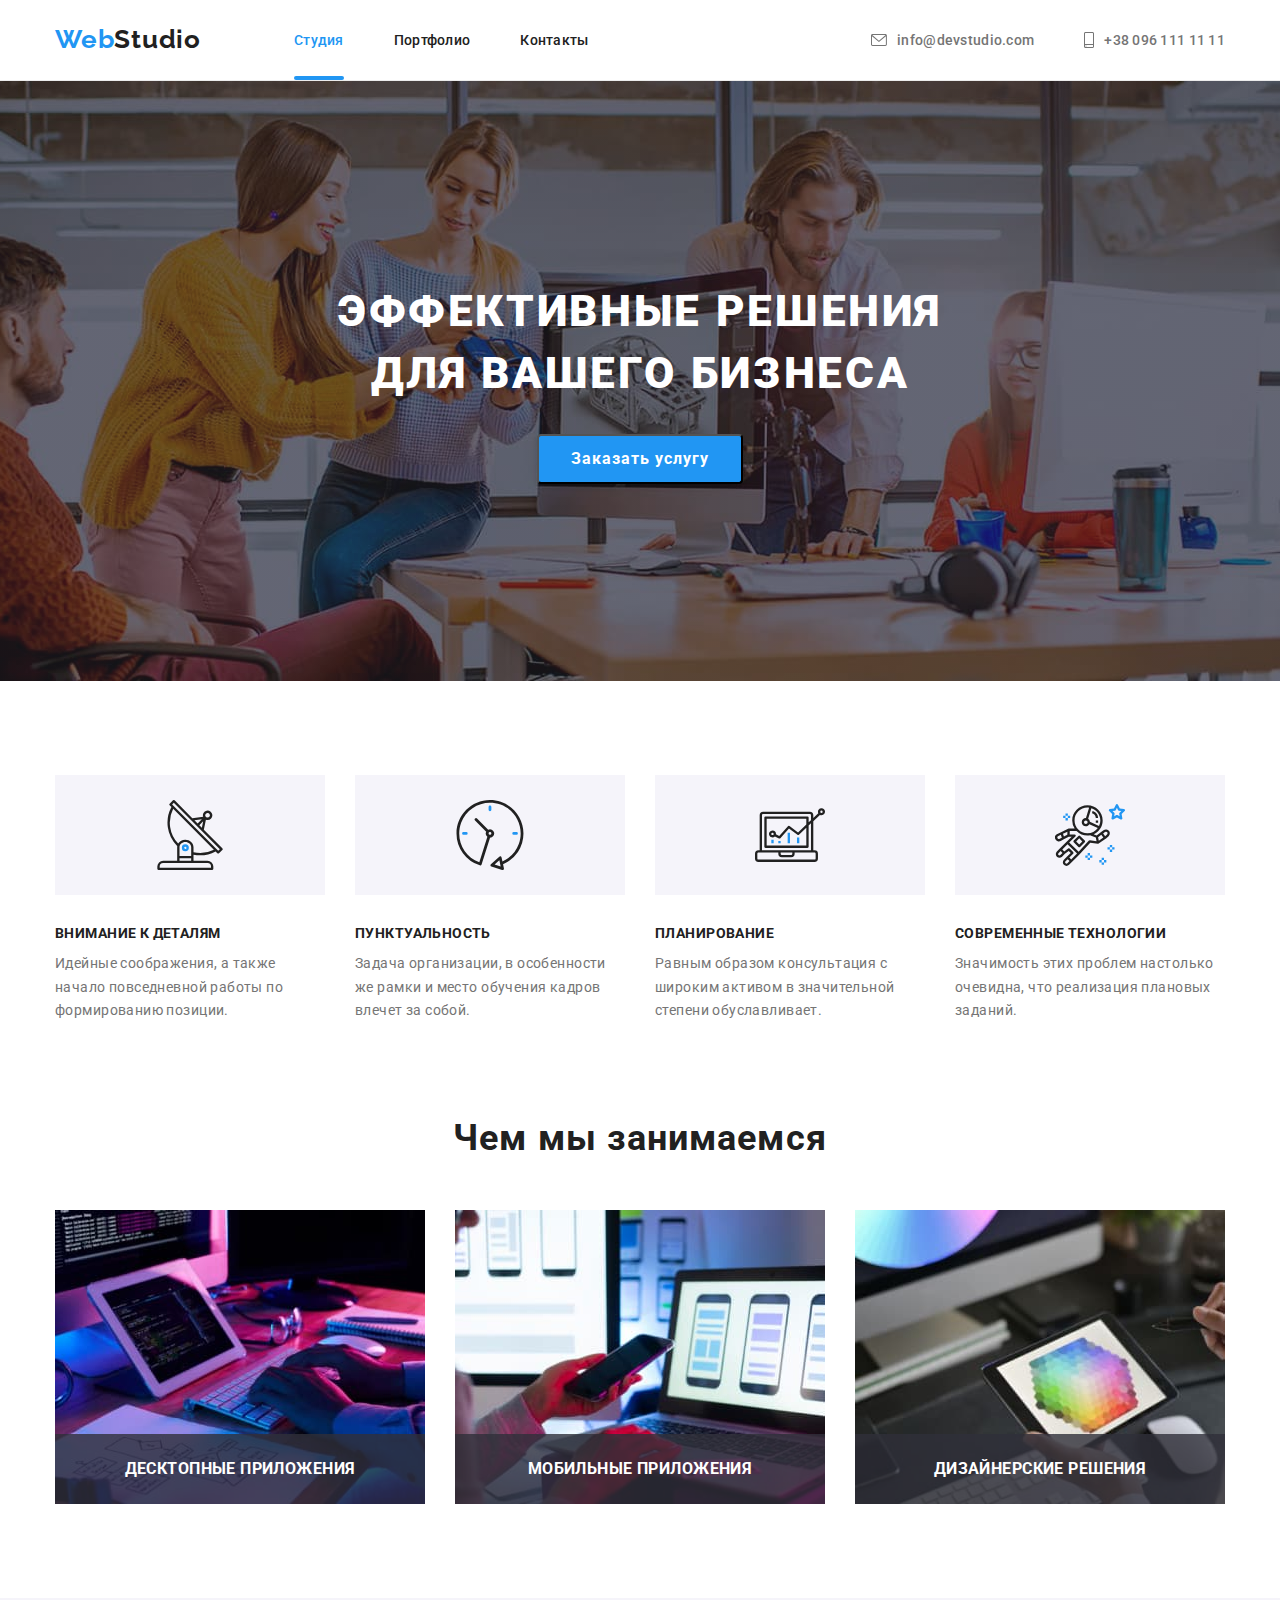
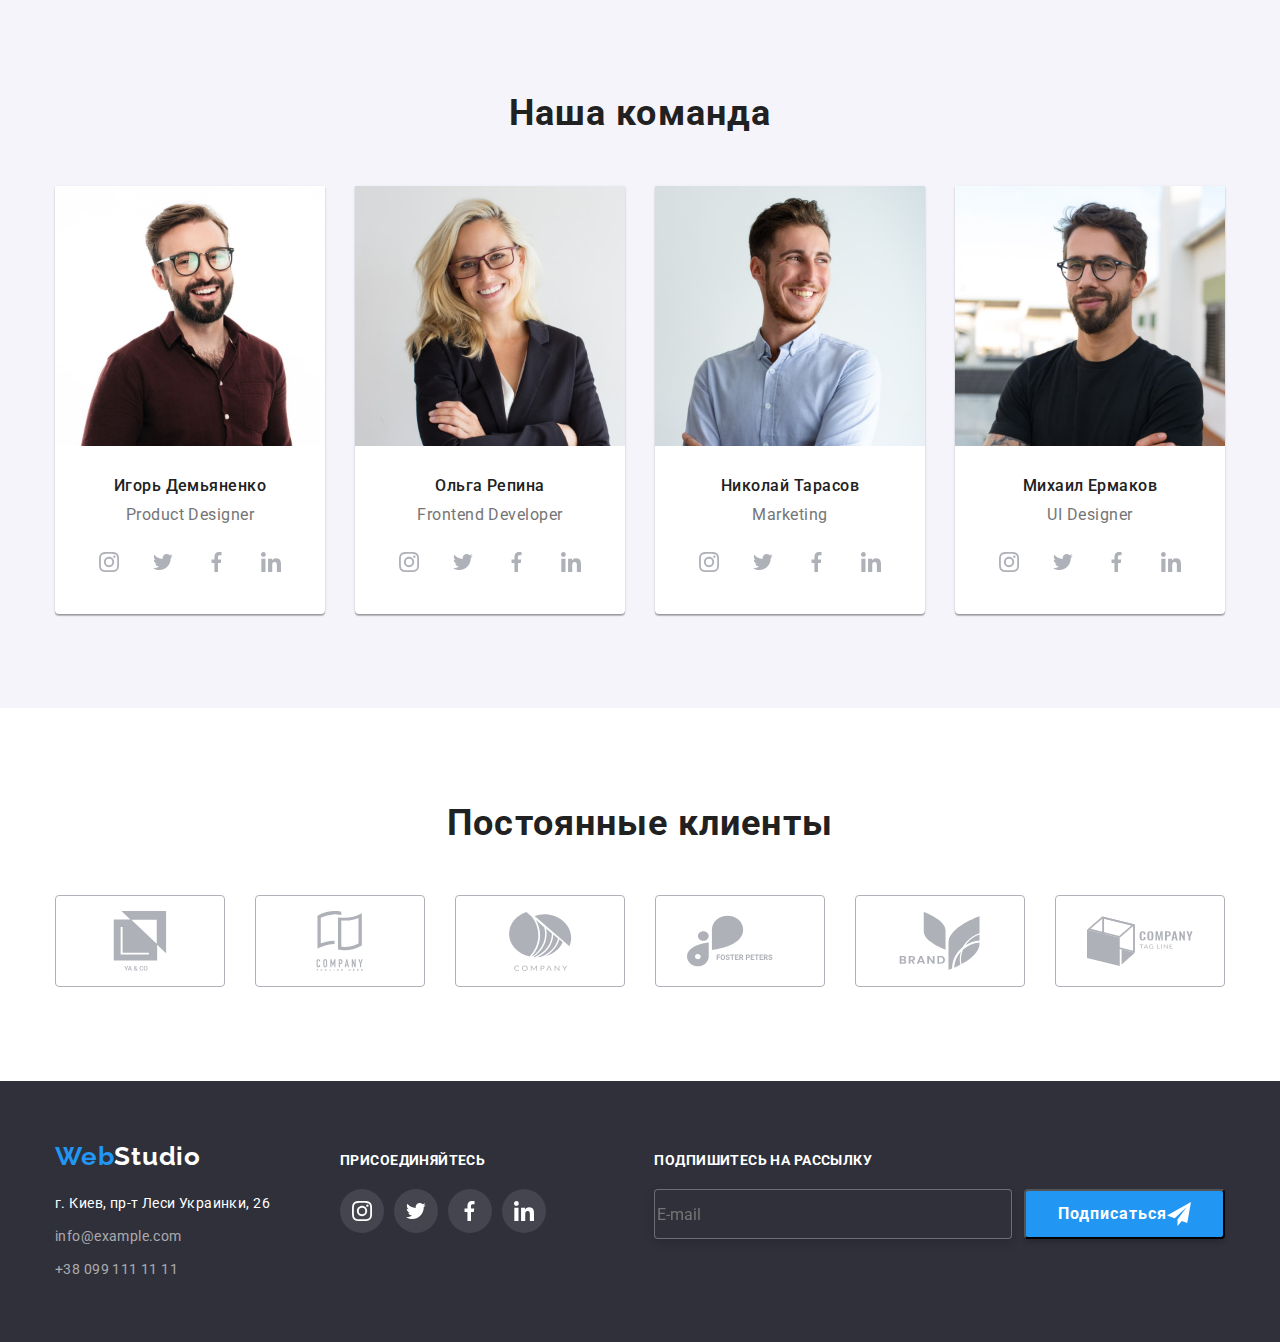
<file: index.html>
<!DOCTYPE html>
<html lang="ru">
  <head>
    <meta charset="UTF-8" />
    <meta http-equiv="X-UA-Compatible" content="IE=edge" />
    <meta name="viewport" content="width=device-width, initial-scale=1.0" />
    <title>Home work 5</title>
    <link rel="preconnect" href="https://fonts.googleapis.com" />
    <link rel="preconnect" href="https://fonts.gstatic.com" crossorigin />
    <link
      href="https://fonts.googleapis.com/css2?family=Raleway:wght@700&family=Roboto:wght@400;500;700;900&display=swap"
      rel="stylesheet"
    />
    <link
      rel="stylesheet"
      href="https://cdnjs.cloudflare.com/ajax/libs/modern-normalize/1.0.0/modern-normalize.min.css"
    />
    <link rel="stylesheet" href="./css/styles.css" />
  </head>
  <body class="page">
    <header class="page-header">
      <div class="container">
        <nav class="nav">
          <a class="logo primary" href="./index.html" lang="en"
            >Web<span class="logo secondary">Studio</span></a
          >
          <ul class="site-nav list">
            <li class="item">
              <a class="link current" href="./index.html">Студия</a>
            </li>
            <li class="item">
              <a class="link" href="./portfolio.html">Портфолио</a>
            </li>
            <li class="item"><a class="link" href="">Контакты</a></li>
          </ul>
        </nav>
        <ul class="contacts list">
          <li class="item">
            <a class="info" href="mailto:info@devstudio.com">
              <svg class="icon-header" width="16" height="12">
                <use href="./images/icons.svg#icon-envelope"></use>
              </svg>
              info@devstudio.com</a
            >
          </li>
          <li class="item">
            <a class="info" href="tel:+380961111111">
              <svg class="icon-header" width="10" height="16">
                <use href="./images/icons.svg#icon-smartphone"></use>
              </svg>
              +38 096 111 11 11</a
            >
          </li>
        </ul>
      </div>
    </header>
    <main class="unique">
      <!-----Hero Start----->
      <section class="hero">
        <div class="container">
          <h1 class="hero-title">Эффективные решения для вашего бизнеса</h1>
          <button
            data-modal-open
            name="order_button"
            value="primary"
            type="button"
            class="button"
          >
            Заказать услугу
          </button>
        </div>
      </section>
     <!-------------About Start------------>
      <section class="section-about">
        <div class="container">
          <ul class="features list">
            <li class="item">
              <div class="icon-body">
                <svg class="icon-item" width="70" height="70">
                  <use href="./images/icons.svg#icon-antenna"></use>
                </svg>
              </div>
              <h3 class="title">Внимание к деталям</h3>
              <p class="about">
                Идейные соображения, а также начало повседневной работы по
                формированию позиции.
              </p>
            </li>
            <li class="item">
              <div class="icon-body">
                <svg class="icon-item" width="70" height="70">
                  <use href="./images/icons.svg#icon-clock"></use>
                </svg>
              </div>
              <h3 class="title">Пунктуальность</h3>
              <p class="about">
                Задача организации, в особенности же рамки и место обучения
                кадров влечет за собой.
              </p>
            </li>
            <li class="item">
              <div class="icon-body">
                <svg class="icon-item" width="70" height="70">
                  <use href="./images/icons.svg#icon-computer"></use>
                </svg>
              </div>
              <h3 class="title">Планирование</h3>
              <p class="about">
                Равным образом консультация с широким активом в значительной
                степени обуславливает.
              </p>
            </li>
            <li class="item">
              <div class="icon-body">
                <svg class="icon-item" width="70" height="70">
                  <use href="./images/icons.svg#icon-cosmos"></use>
                </svg>
              </div>
              <h3 class="title">Современные технологии</h3>
              <p class="about">
                Значимость этих проблем настолько очевидна, что реализация
                плановых заданий.
              </p>
            </li>
          </ul>
        </div>
      </section>
      <!------------Opportunities Start------------>
      <section class="section works">
        <div class="container">
          <h2 class="section-title">Чем мы занимаемся</h2>
          <ul class="section-list">
            <li class="item">
              <img
                src="./images/img1.jpg"
                alt="Написание кода"
                width="370"
                height="294"
              />
              <div class="thumb-bg">
                <h3 class="text">Десктопные приложения</h3>
              </div>
            </li>
            <li class="item">
              <img
                src="./images/img2.jpg"
                alt="Адаптация для мобильных устройств"
                width="370"
                height="294"
              />
              <div class="thumb-bg">
                <h3 class="text">Мобильные приложения</h3>
              </div>
            </li>
            <li class="item">
              <img
                src="./images/img3.jpg"
                alt="График дизайн"
                width="370"
                height="294"
              />
              <div class="thumb-bg">
                <h3 class="text">Дизайнерские решения</h3>
              </div>
            </li>
          </ul>
        </div>
      </section>
    <!-------------Our team Start------------>
      <section class="section team">
        <div class="container">
          <h2 class="section-title">Наша команда</h2>
          <ul class="teamlist">
            <li class="teammates">
              <img
                class="userpic"
                src="./images/product_designer.jpg"
                alt="product_designer"
                width="270"
              />
              <div class="team-container">
                <h3 class="team-member">Игорь Демьяненко</h3>
                <p class="position" lang="en">Product Designer</p>
                <ul class="teampad-social-links">
                  <li class="social-links-list">
                    <a href="" class="social-links-item">
                      <svg class="icon" width="20" height="20">
                        <use href="./images/icons.svg#icon-instagram"></use>
                      </svg>
                    </a>
                  </li>
                  <li class="social-links-list">
                    <a href="" class="social-links-item">
                      <svg class="icon" width="20" height="20">
                        <use href="./images/icons.svg#icon-twitter"></use>
                      </svg>
                    </a>
                  </li>
                  <li class="social-links-list">
                    <a href="" class="social-links-item">
                      <svg class="icon" width="20" height="20">
                        <use href="./images/icons.svg#icon-facebook"></use>
                      </svg>
                    </a>
                  </li>
                  <li class="social-links-list">
                    <a href="" class="social-links-item">
                      <svg class="icon" width="20" height="20">
                        <use href="./images/icons.svg#icon-linkedin"></use>
                      </svg>
                    </a>
                  </li>
                </ul>
              </div>
            </li>
            <li class="teammates">
              <img
                class="userpic"
                src="./images/frontend_developer.jpg"
                alt="frontend_developer"
                width="270"
              />
              <div class="team-container">
                <h3 class="team-member">Ольга Репина</h3>
                <p class="position" lang="en">Frontend Developer</p>
                <ul class="teampad-social-links">
                  <li class="social-links-list">
                    <a href="" class="social-links-item">
                      <svg class="icon" width="20" height="20">
                        <use href="./images/icons.svg#icon-instagram"></use>
                      </svg>
                    </a>
                  </li>
                  <li class="social-links-list">
                    <a href="" class="social-links-item">
                      <svg class="icon" width="20" height="20">
                        <use href="./images/icons.svg#icon-twitter"></use>
                      </svg>
                    </a>
                  </li>
                  <li class="social-links-list">
                    <a href="" class="social-links-item">
                      <svg class="icon" width="20" height="20">
                        <use href="./images/icons.svg#icon-facebook"></use>
                      </svg>
                    </a>
                  </li>
                  <li class="social-links-list">
                    <a href="" class="social-links-item">
                      <svg class="icon" width="20" height="20">
                        <use href="./images/icons.svg#icon-linkedin"></use>
                      </svg>
                    </a>
                  </li>
                </ul>
              </div>
            </li>
            <li class="teammates">
              <img
                class="userpic"
                src="./images/marketing.jpg"
                alt="marketing"
                width="270"
              />
              <div class="team-container">
                <h3 class="team-member">Николай Тарасов</h3>
                <p class="position" lang="en">Marketing</p>
                <ul class="teampad-social-links">
                  <li class="social-links-list">
                    <a href="" class="social-links-item">
                      <svg class="icon" width="20" height="20">
                        <use href="./images/icons.svg#icon-instagram"></use>
                      </svg>
                    </a>
                  </li>
                  <li class="social-links-list">
                    <a href="" class="social-links-item">
                      <svg class="icon" width="20" height="20">
                        <use href="./images/icons.svg#icon-twitter"></use>
                      </svg>
                    </a>
                  </li>
                  <li class="social-links-list">
                    <a href="" class="social-links-item">
                      <svg class="icon" width="20" height="20">
                        <use href="./images/icons.svg#icon-facebook"></use>
                      </svg>
                    </a>
                  </li>
                  <li class="social-links-list">
                    <a href="" class="social-links-item">
                      <svg class="icon" width="20" height="20">
                        <use href="./images/icons.svg#icon-linkedin"></use>
                      </svg>
                    </a>
                  </li>
                </ul>
              </div>
            </li>
            <li class="teammates">
              <img
                class="userpic"
                src="./images/ui_designer.jpg"
                alt="дизайнер"
                width="270"
              />
              <div class="team-container">
                <h3 class="team-member">Михаил Ермаков</h3>
                <p class="position" lang="en">UI Designer</p>
                <ul class="teampad-social-links">
                  <li class="social-links-list">
                    <a href="" class="social-links-item">
                      <svg class="icon" width="20" height="20">
                        <use href="./images/icons.svg#icon-instagram"></use>
                      </svg>
                    </a>
                  </li>
                  <li class="social-links-list">
                    <a href="" class="social-links-item">
                      <svg class="icon" width="20" height="20">
                        <use href="./images/icons.svg#icon-twitter"></use>
                      </svg>
                    </a>
                  </li>
                  <li class="social-links-list">
                    <a href="" class="social-links-item">
                      <svg class="icon" width="20" height="20">
                        <use href="./images/icons.svg#icon-facebook"></use>
                      </svg>
                    </a>
                  </li>
                  <li class="social-links-list">
                    <a href="" class="social-links-item">
                      <svg class="icon" width="20" height="20">
                        <use href="./images/icons.svg#icon-linkedin"></use>
                      </svg>
                    </a>
                  </li>
                </ul>
              </div>
            </li>
          </ul>
        </div>
      </section>
      <section class="clients">
        <div class="container">
          <h2 class="section-title">Постоянные клиенты</h2>
          <ul class="clients-list">
            <li class="client-list-item">
              <a href="" class="client-list-link">
                <svg class="icon-clients" width="106" height="60">
                  <use href="./images/icons.svg#icon-square"></use>
                </svg>
              </a>
            </li>
            <li class="client-list-item">
              <a href="" class="client-list-link">
                <svg class="icon-clients" width="106" height="60">
                  <use href="./images/icons.svg#icon-company"></use>
                </svg>
              </a>
            </li>
            <li class="client-list-item">
              <a href="" class="client-list-link">
                <svg class="icon-clients" width="106" height="60">
                  <use href="./images/icons.svg#icon-jellyfish"></use>
                </svg>
              </a>
            </li>
            <li class="client-list-item">
              <a href="" class="client-list-link">
                <svg class="icon-clients" width="106" height="60">
                  <use href="./images/icons.svg#icon-foster"></use>
                </svg>
              </a>
            </li>
            <li class="client-list-item">
              <a href="" class="client-list-link">
                <svg class="icon-clients" width="106" height="60">
                  <use href="./images/icons.svg#icon-brand"></use>
                </svg>
              </a>
            </li>
            <li class="client-list-item">
              <a href="" class="client-list-link">
                <svg class="icon-clients" width="106" height="60">
                  <use href="./images/icons.svg#icon-tagline"></use>
                </svg>
              </a>
            </li>
          </ul>
        </div>
      </section>
    </main>
    <footer class="footer">
      <div class="container">
        <div class="footer-item">
          <a class="logo primary" href="./index.html" lang="en"
            >Web<span class="logo secondary">Studio</span></a
          >
          <address class="address">
            г. Киев, пр-т Леси Украинки, 26
            <a class="contact-info" href="mailto:info@example.com"
              >info@example.com</a
            >
            <a class="contact-info" href="tel:+380961111111"
              >+38 099 111 11 11</a
            >
          </address>
        </div>
        <div class="footer-item">
          <b class="footer-title">Присоединяйтесь</b>
          <ul class="join-us-list">
            <li class="join-us-item">
              <a href="" class="join-us-link">
                <svg class="icon" width="20" height="20">
                  <use href="./images/icons.svg#icon-instagram"></use>
                </svg>
              </a>
            </li>
            <li class="join-us-item">
              <a href="" class="join-us-link">
                <svg class="icon" width="20" height="20">
                  <use href="./images/icons.svg#icon-twitter"></use>
                </svg>
              </a>
            </li>
            <li class="join-us-item">
              <a href="" class="join-us-link">
                <svg class="icon" width="20" height="20">
                  <use href="./images/icons.svg#icon-facebook"></use>
                </svg>
              </a>
            </li>
            <li class="join-us-item">
              <a href="" class="join-us-link">
                <svg class="icon" width="20" height="20">
                  <use href="./images/icons.svg#icon-linkedin"></use>
                </svg>
              </a>
            </li>
          </ul>
        </div>
        <div class="footer-item">
          <form action="submit" class="form">
            <label for="user_email">
              <b class="footer-title">Подпишитесь на рассылку</b>
              <input
                type="email"
                name="email"
                placeholder="E-mail"
                class="subscr"
              />
            </label>
            <button type="submit" class="button">
              Подписаться
              <svg class="icon" width="24" height="24">
                <use href="./images/styles.svg#icon-send"></use>
              </svg>
            </button>
          </form>
        </div>
      </div>
    </footer>
    <div class="backdrop is-hidden" data-modal>
      <div class="modal">
        <div class="modal-thumb">
          <p class="modal-text"></p>
          <button
            data-modal-close
            name="close_button"
            value="primary"
            type="button"
            class="close-btn"
          >
            <svg
              class="icon"
              width="16"
              height="16"
              aria-hidden="true"
              tabindex="0"
            >
              <use href="./images/styles.svg#icon-close"></use>
            </svg>
            <span class="sr-only">Закрыть окно</span>
          </button>
        </div>
      </div>
    </div>
    <script src="./js/modal.js"></script>
  </body>
</html>
</file>
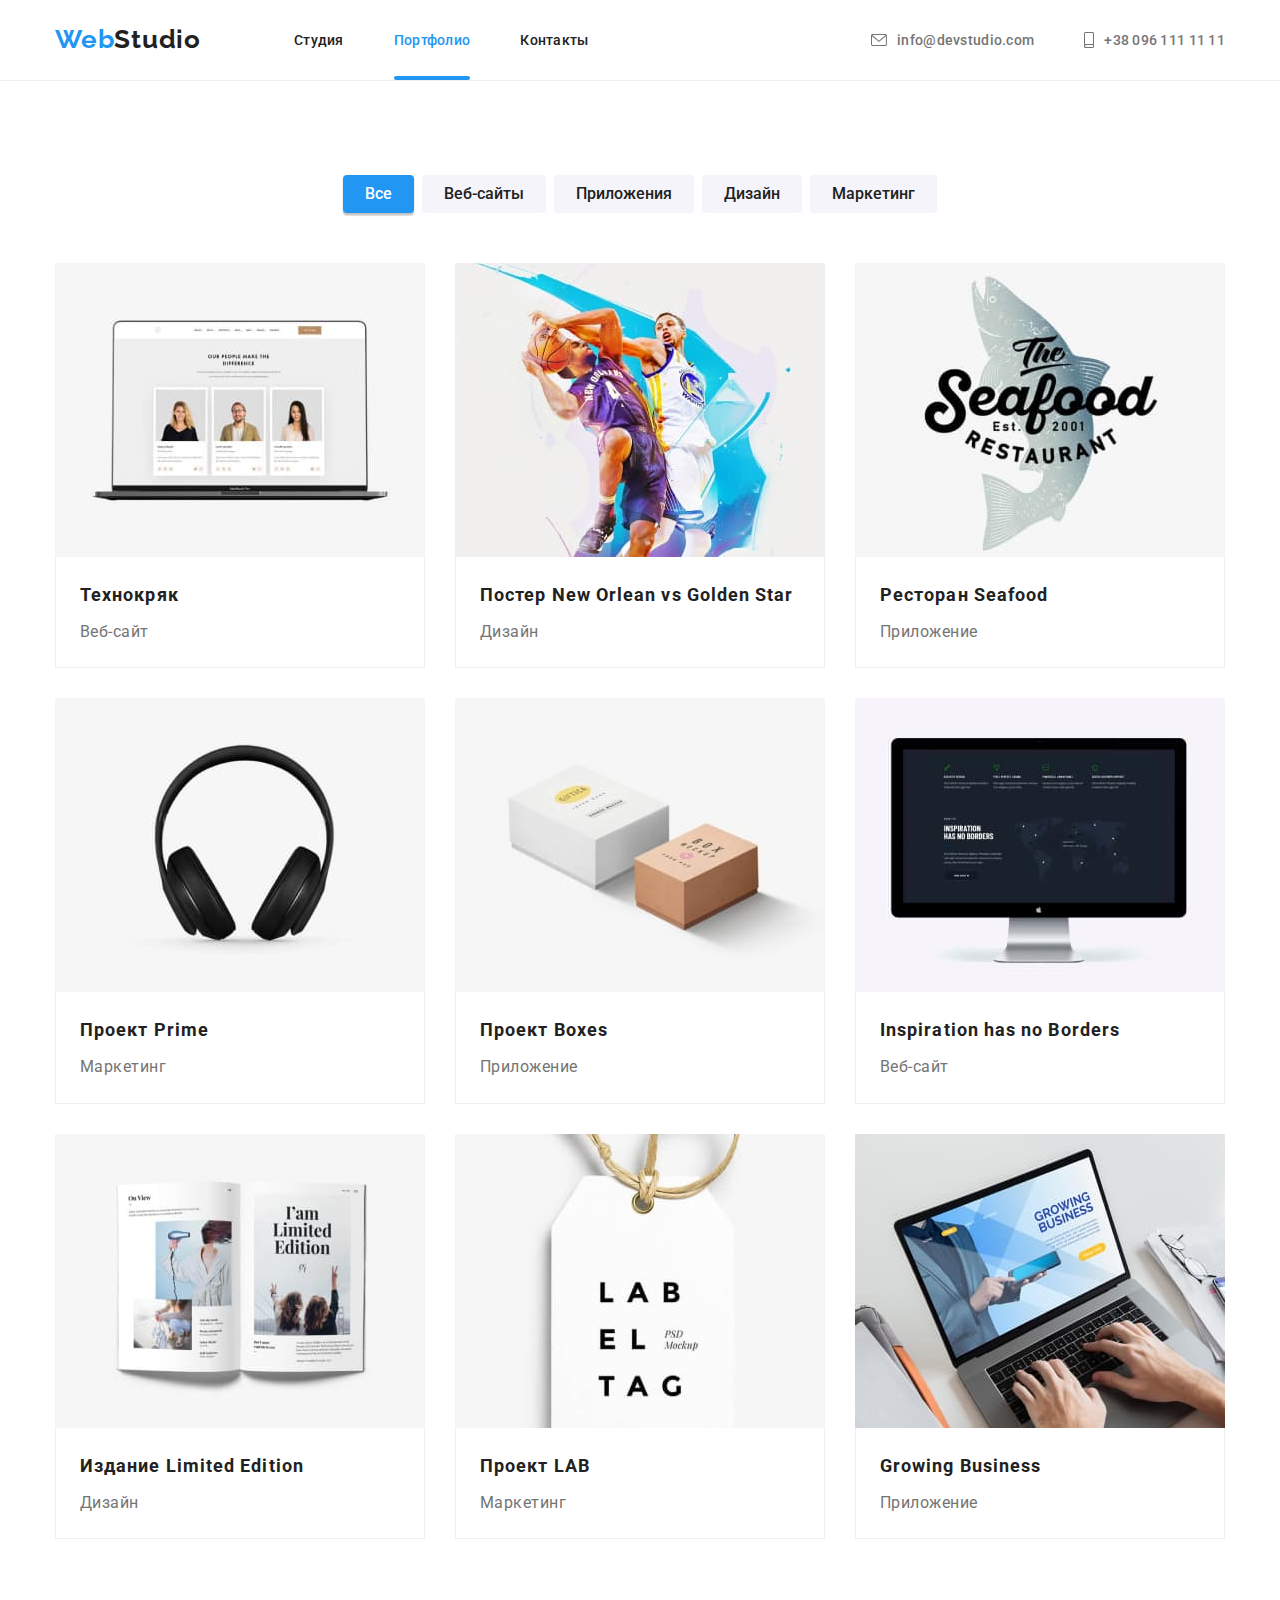
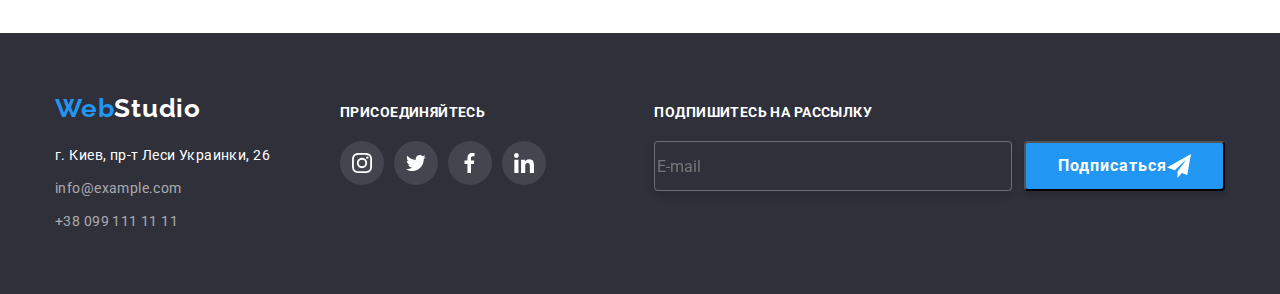
<file: portfolio.html>
<!DOCTYPE html>
<html lang="ru">
  <head>
    <meta charset="UTF-8" />
    <meta http-equiv="X-UA-Compatible" content="IE=edge" />
    <meta name="viewport" content="width=device-width, initial-scale=1.0" />
    <title>Home work 5</title>
    <link rel="preconnect" href="https://fonts.googleapis.com" />
    <link rel="preconnect" href="https://fonts.gstatic.com" crossorigin />
    <link
      href="https://fonts.googleapis.com/css2?family=Raleway:wght@700&family=Roboto:wght@400;500;700;900&display=swap"
      rel="stylesheet"
    />
    <link
      rel="stylesheet"
      href="https://cdnjs.cloudflare.com/ajax/libs/modern-normalize/1.0.0/modern-normalize.min.css"
    />
    <link rel="stylesheet" href="./css/styles.css" />
  </head>
  <body class="page">
    <header class="page-header">
      <div class="container">
        <nav class="nav">
          <a class="logo primary" href="./index.html" lang="en"
            >Web<span class="logo secondary">Studio</span></a
          >
          <ul class="site-nav list">
            <li class="item">
              <a class="link" href="./index.html">Студия</a>
            </li>
            <li class="item">
              <a class="link current" href="./portfolio.html">Портфолио</a>
            </li>
            <li class="item"><a class="link" href="">Контакты</a></li>
          </ul>
        </nav>
        <ul class="contacts list">
          <li class="item">
            <a class="info" href="mailto:info@devstudio.com">
              <svg class="icon-header" width="16" height="12">
                <use href="./images/icons.svg#icon-envelope"></use>
              </svg>
              info@devstudio.com</a
            >
          </li>
          <li class="item">
            <a class="info" href="tel:+380961111111">
              <svg class="icon-header" width="10" height="16">
                <use href="./images/icons.svg#icon-smartphone"></use>
              </svg>
              +38 096 111 11 11</a
            >
          </li>
        </ul>
      </div>
    </header>
    <main class="portfolio">
      <!-- Hero -->
      <section class="section">
        <div class="container">
          <!-- <h1>Portfolio</h1> -->
          <ul class="filter list">
            <li class="filter-button">
              <button type="button" class="filter-item current">Все</button>
            </li>
            <li class="filter-button">
              <button type="button" class="filter-item">Веб-сайты</button>
            </li>
            <li class="filter-button">
              <button type="button" class="filter-item">Приложения</button>
            </li>
            <li class="filter-button">
              <button type="button" class="filter-item">Дизайн</button>
            </li>
            <li class="filter-button">
              <button type="button" class="filter-item">Маркетинг</button>
            </li>
          </ul>
          <ul class="service-list list">
            <li class="service-item">
              <a class="link service-link" href="https://google.com">
                <div class="thumb-overlay">
                  <img
                    class="card-img"
                    src="./images/techno.jpg"
                    alt="Hоутбук"
                    width="370"
                  />
                  <div class="overlay">
                    <p class="overlay-text">
                      Ресурс предлагает комплексные предложения с разным уровнем
                      функционала и сервисов. Все это позволит посетителю
                      получить исчерпывающие сведения о компании или частном
                      лице.
                    </p>
                  </div>
                </div>
                <div class="projects">
                  <h2 class="portfolio-title">Технокряк</h2>
                  <p class="portfolio-text">Веб-сайт</p>
                </div>
              </a>
            </li>
            <li class="service-item">
              <a class="link service-link" href="https://google.com">
                <div class="thumb-overlay">
                  <img
                    class="card-img"
                    src="./images/new_orlean.jpg"
                    alt="New Orlean"
                    width="370"
                  />
                  <div class="overlay">
                    <p class="overlay-text">
                      Ресурс предлагает комплексные предложения с разным уровнем
                      функционала и сервисов. Все это позволит посетителю
                      получить исчерпывающие сведения о компании или частном
                      лице.
                    </p>
                  </div>
                </div>
                <div class="projects">
                  <h2 class="portfolio-title">Постер New Orlean vs Golden Star</h2>
                  <p class="portfolio-text">Дизайн</p>
                </div>
              </a>
            </li>
            <li class="service-item">
              <a class="link service-link" href="https://google.com">
                <div class="thumb-overlay">
                  <img
                    class="card-img"
                    src="./images/seafood.jpg"
                    alt="Ресторан Seafood"
                    width="370"
                  />
                  <div class="overlay">
                    <p class="overlay-text">
                      Ресурс предлагает комплексные предложения с разным уровнем
                      функционала и сервисов. Все это позволит посетителю
                      получить исчерпывающие сведения о компании или частном
                      лице.
                    </p>
                  </div>
                </div>
                <div class="projects">
                  <h2 class="portfolio-title">Ресторан Seafood</h2>
                  <p class="portfolio-text">Приложение</p>
                </div>
              </a>
            </li>
            <li class="service-item">
              <a class="link service-link" href="https://google.com">
                <div class="thumb-overlay">
                  <img
                    class="card-img"
                    src="./images/prime.jpg"
                    alt="Наушники"
                    width="370"
                  />
                  <div class="overlay">
                    <p class="overlay-text">
                      Ресурс предлагает комплексные предложения с разным уровнем
                      функционала и сервисов. Все это позволит посетителю
                      получить исчерпывающие сведения о компании или частном
                      лице.
                    </p>
                  </div>
                </div>
                <div class="projects">
                  <h2 class="portfolio-title">Проект Prime</h2>
                  <p class="portfolio-text">Маркетинг</p>
                </div>
              </a>
            </li>
            <li class="service-item">
              <a class="link service-link" href="https://google.com">
                <div class="thumb-overlay">
                  <img
                    class="card-img"
                    src="./images/boxes.jpg"
                    alt="Коробки"
                    width="370"
                  />
                  <div class="overlay">
                    <p class="overlay-text">
                      Ресурс предлагает комплексные предложения с разным уровнем
                      функционала и сервисов. Все это позволит посетителю
                      получить исчерпывающие сведения о компании или частном
                      лице.
                    </p>
                  </div>
                </div>
                <div class="projects">
                  <h2 class="portfolio-title">Проект Boxes</h2>
                  <p class="portfolio-text">Приложение</p>
                </div>
              </a>
            </li>
            <li class="service-item">
              <a class="link service-link" href="https://google.com">
                <div class="thumb-overlay">
                  <img
                    class="card-img"
                    src="./images/inspiration.jpg"
                    alt="Экран"
                    width="370"
                  />
                  <div class="overlay">
                    <p class="overlay-text">
                      Ресурс предлагает комплексные предложения с разным уровнем
                      функционала и сервисов. Все это позволит посетителю
                      получить исчерпывающие сведения о компании или частном
                      лице.
                    </p>
                  </div>
                </div>
                <div class="projects">
                  <h2 class="portfolio-title">Inspiration has no Borders</h2>
                  <p class="portfolio-text">Веб-сайт</p>
                </div>
              </a>
            </li>
            <li class="service-item">
              <a class="link service-link" href="https://google.com">
                <div class="thumb-overlay">
                  <img
                    class="card-img"
                    src="./images/limited.jpg"
                    alt="Книга"
                    width="370"
                  />
                  <div class="overlay">
                    <p class="overlay-text">
                      Ресурс предлагает комплексные предложения с разным уровнем
                      функционала и сервисов. Все это позволит посетителю
                      получить исчерпывающие сведения о компании или частном
                      лице.
                    </p>
                  </div>
                </div>
                <div class="projects">
                  <h2 class="portfolio-title">Издание Limited Edition</h2>
                  <p class="portfolio-text">Дизайн</p>
                </div>
              </a>
            </li>
            <li class="service-item">
              <a class="link service-link" href="https://google.com">
                <div class="thumb-overlay">
                  <img
                    class="card-img"
                    src="./images/lab.jpg"
                    alt="ЛАБ"
                    width="370"
                  />
                  <div class="overlay">
                    <p class="overlay-text">
                      Ресурс предлагает комплексные предложения с разным уровнем
                      функционала и сервисов. Все это позволит посетителю
                      получить исчерпывающие сведения о компании или частном
                      лице.
                    </p>
                  </div>
                </div>
                <div class="projects">
                  <h2 class="portfolio-title">Проект LAB</h2>
                  <p class="portfolio-text">Маркетинг</p>
                </div>
              </a>
            </li>
            <li class="service-item">
              <a class="link service-link" href="https://google.com">
                <div class="thumb-overlay">
                  <img
                    class="card-img"
                    src="./images/growing.jpg"
                    alt="Ультрабук"
                    width="370"
                  />
                  <div class="overlay">
                    <p class="overlay-text">
                      Ресурс предлагает комплексные предложения с разным уровнем
                      функционала и сервисов. Все это позволит посетителю
                      получить исчерпывающие сведения о компании или частном
                      лице.
                    </p>
                  </div>
                </div>
                <div class="projects">
                  <h2 class="portfolio-title">Growing Business</h2>
                  <p class="portfolio-text">Приложение</p>
                </div>
              </a>
            </li>
          </ul>
        </div>
      </section>
    </main>
    <footer class="footer">
      <div class="container">
        <div class="footer-item">
          <a class="logo primary" href="./index.html" lang="en"
            >Web<span class="logo secondary">Studio</span></a
          >
          <address class="address">
            г. Киев, пр-т Леси Украинки, 26
            <a class="contact-info" href="mailto:info@example.com"
              >info@example.com</a
            >
            <a class="contact-info" href="tel:+380961111111"
              >+38 099 111 11 11</a
            >
          </address>
        </div>
        <div class="footer-item">
          <b class="footer-title">Присоединяйтесь</b>
          <ul class="join-us-list">
            <li class="join-us-item">
              <a href="" class="join-us-link">
                <svg class="icon" width="20" height="20">
                  <use href="./images/icons.svg#icon-instagram"></use>
                </svg>
              </a>
            </li>
            <li class="join-us-item">
              <a href="" class="join-us-link">
                <svg class="icon" width="20" height="20">
                  <use href="./images/icons.svg#icon-twitter"></use>
                </svg>
              </a>
            </li>
            <li class="join-us-item">
              <a href="" class="join-us-link">
                <svg class="icon" width="20" height="20">
                  <use href="./images/icons.svg#icon-facebook"></use>
                </svg>
              </a>
            </li>
            <li class="join-us-item">
              <a href="" class="join-us-link">
                <svg class="icon" width="20" height="20">
                  <use href="./images/icons.svg#icon-linkedin"></use>
                </svg>
              </a>
            </li>
          </ul>
        </div>
        <div class="footer-item">
          <form action="submit" class="form">
            <label for="user_email">
              <b class="footer-title">Подпишитесь на рассылку</b>
              <input
                type="email"
                name="email"
                placeholder="E-mail"
                class="subscr"
              />
            </label>
            <button type="submit" class="button">
              Подписаться
              <svg class="icon" width="24" height="24">
                <use href="./images/styles.svg#icon-send"></use>
              </svg>
            </button>
          </form>
        </div>
      </div>
    </footer>
  </body>
</html>
</file>
<file: css/styles.css>
:root {
  --title-color: #212121;
  --main-color: #757575;
  --accent-color: #2196f3;
  --footer-contacts: rgba(255, 255, 255, 0.6);
  --main-white: #ffffff;
  --background-team-color: #f5f4fa;
  --button-hover: #188ce8;
  --icon-color: #afb1b8;
  --transition: 250ms cubic-bezier(0.4, 0, 0.2, 1);
  --footer-color: #2f303a;
}
html {
  box-sizing: border-box;
}

body {
  font-family: 'Roboto', sans-serif;
   color: #757575;
  background-color: var(--main-white);
}


ul,
h1,
h2,
h3,
h4,
h5,
h6,
a,
p {
  margin: 0;
  padding: 0;
  list-style: none;
}

img {
  display: block;
  max-width: 100%;
  height: auto;
}

.container {
  width: 1200px;
  padding-left: 15px;
  padding-right: 15px;
  margin-left: auto;
  margin-right: auto;
}

.section {
  padding-top: 94px;
  padding-bottom: 94px;
}

.logo,
.link,
.info,
.contact-info {
  text-decoration: none;
}


.page-header {
  border-bottom: 1px solid #ececec;
}

.page-header .container {
  display: flex;
}

.icon-header {
  fill: currentColor;
  margin-right: 10px;
  align-items: center;
}

.icon-body {
  display: flex;
  margin-bottom: 30px;
  width: 270px;
  height: 120px;
  background-color: #f5f4fa;
  justify-content: center;
  align-items: center;
}
/* Logo */

.logo {
  font-family: 'Raleway';
  font-weight: 700;
  font-size: 26px;
  line-height: 1.2;
  letter-spacing: 0.03em;
}

.logo.primary {
  color: var(--accent-color);
}

.logo.secondary {
  color: var(--title-color);
}
.footer .secondary {
  color: var(--main-white);
}


.nav {
  display: flex;
  align-items: center;
}
.contacts {
  display: flex;
  align-items: center;
  margin-left: auto;
}

.site-nav > .item:not(:last-child),
.contacts > .item:not(:last-child) {
  margin-right: 50px;
}

.site-nav {
  display: flex;
  padding: 0;
  margin-left: 93px;
}

.site-nav .link {
  display: block;
  padding-top: 32px;
  padding-bottom: 32px;

  color: var(--title-color);
  font-weight: 500;
  font-size: 14px;
  line-height: 1.15;
  letter-spacing: 0.02em;

  transition: color var(--transition);
}

.site-nav .current {
  color: var(--accent-color);
  position: relative;
}

.site-nav .current::after {
  position: absolute;
  content: '';
  width: 100%;
  height: 4px;
  bottom: 0;
  left: 0;

  border-radius: 2px;

  background-color: var(--accent-color);
}

.contacts .info {
  display: flex;
  padding-top: 32px;
  padding-bottom: 32px;
  align-items: center;

  color: var(--main-color);
  font-weight: 500;
  line-height: 1.15;
  letter-spacing: 0.02em;
  font-size: 14px;
  transition: color var(--transition);
}

.info:hover,
.info:focus,
.contact-info:hover,
.contact-info:focus,
.link:hover,
.link:focus {
  color: var(--accent-color);
}



.hero {
  margin: auto auto;
  text-align: center;
  padding: 200px 0;
  max-width: 1600px;
  height: 600px;
  background-size: cover;
  background-repeat: no-repeat;
  background-position: center;
  background-image: linear-gradient(
      to right,
      rgba(47, 48, 58, 0.4),
      rgba(47, 48, 58, 0.4)
    ),
    url('../images/hero-bgc.jpg');
  background-color: #2f303a;
}

.hero-title {
  max-width: 696px;
  margin: auto auto;
  justify-content: center;
  font-weight: 900;
  font-size: 44px;
  line-height: 1.4;
  letter-spacing: 0.06em;
  text-transform: uppercase;

  margin: 0 auto 30px;

  color: var(--main-white);
}

.button {
  font-family: inherit;
  font-weight: 700;
  font-size: 16px;
  line-height: 1.88;
  letter-spacing: 0.06em;
  min-width: 200px;
  height: 50px;
  cursor: pointer;
  display: flex;
  margin-left: auto;
  margin-right: auto;


  text-align: center;
  align-items: center;
  justify-content: center;
  color: var(--main-white);
  background-color: var(--accent-color);

  padding: 10px 32px;
  box-shadow: 0px 4px 4px rgba(0, 0, 0, 0.15);
  border-radius: 4px;
  transition: color var(--transition), background-color var(--transition);
}
.button:hover,
.button:focus {
  background-color: #188ce8;
  color: var(--main-white);
}

.backdrop {
  position: fixed;
  top: 0;
  left: 0;
  width: 100%;
  height: 100%;
  background-color: rgba(0, 0, 0, 0.2);
  opacity: 1;
  transition: opacity var(--transition), visibility var(--transition);
}

.backdrop.is-hidden {
  visibility: visible;
  opacity: 0;
  pointer-events: none;
}

.backdrop.is-hidden .modal {
  transform: translate(-50%, -50%) scale(0) rotate(45deg);
}

.modal {
  position: absolute;
  width: 528px;
  height: 581px;
  top: 50%;
  left: 50%;

  transform: translate(-50%, -50%);
  transition: transform var(--transition);

  background-color: var(--main-white);
}

.modal-thumb {
  position: relative;
}

.modal .icon {
  fill: var(--title-color);
  display: inline-block;
}
.modal .close-btn {
  position: absolute;
  top: 8px;
  right: 8px;
  width: 30px;
  height: 30px;
  padding: 0;

  display: flex;
  justify-content: center;
  align-items: center;
  border-radius: 50%;
  border: 1px solid rgba(0, 0, 0, 0.1);

  background: #ffffff;
}

.modal .close-btn .icon {
  transition: fill var(--transition);
}
.modal .close-btn:hover .icon {
  fill: var(--accent-color);
}

.modal-text {
  margin-right: 30px;
}

.sr-only {
  position: absolute;
  height: 1px;
  overflow: hidden;
  width: 1px;
}


.features {
  display: flex;
  flex-wrap: wrap;
}

.section-about {
  padding-top: 94px;
}

.features .title {
  font-weight: 700;
  font-size: 14px;
  line-height: 1.2;
  letter-spacing: 0.03em;
  text-transform: uppercase;

  margin-top: 0;
  margin-bottom: 10px;

  color: var(--title-color);
}

.features > .item {
  width: 270px;
}
.item:not(:last-child) {
  margin-right: 30px;
}

.features > .list {
  justify-content: center;
}

.about{
  font-size: 14px;
  line-height: 1.7;
  letter-spacing: 0.03em;
}



.section-title {
  font-weight: 700;
  font-size: 36px;
  line-height: 1.2;
  letter-spacing: 0.03em;
  text-align: center;
  margin-bottom: 50px;

  color: var(--title-color);
}

.section-list {
  display: flex;
  justify-content: center;
}

.section-list .item {
  position: relative;
}

.item .thumb-bg {
  position: absolute;
  display: flex;
  justify-content: center;
  align-items: center;
  bottom: 0;
  left: 50%;
  width: 100%;
  height: 70px;

  transform: translateX(-50%);

  font-weight: 700;
  font-size: 14px;
  line-height: 1.14;
  text-align: center;
  letter-spacing: 0.03em;
  text-transform: uppercase;

  background-color: rgba(47, 48, 58, 0.8);
  color: var(--main-white);
}

.item.text {
  position: absolute;
  padding-bottom: 27px auto;
}

.section-list .item:not(:last-child) {
  margin-right: 30px;
}

/* Our team */

.section:nth-child(2n) {
  background-color: var(--background-team-color);
}


.teamlist {
  display: flex;
  justify-content: center;
}

.teammates {
  width: 270px;
  background: #ffffff;
  margin-right: 30px;

  box-shadow: 0px 1px 3px rgba(0, 0, 0, 0.12), 0px 1px 1px rgba(0, 0, 0, 0.14),
    0px 2px 1px rgba(0, 0, 0, 0.2);
  border-radius: 0px 0px 4px 4px;
}

.teammates:last-child {
  margin-right: 0;
}

.team-container {
  padding-top: 30px;
  padding-bottom: 30px;
}

.teampad-social-links {
  width: 270px;
  display: flex;
  justify-content: center;
  align-items: center;
  gap: 10px;
}

.social-links-list {
  display: flex;
}

.social-links-item {
  display: flex;
  justify-content: center;
  width: 44px;
  height: 44px;
  border-radius: 50%;
  align-items: center;
  background-color: var(--main-white);
  fill: var(--icon-color);
  transition: background-color var(--transition), fill var(--transition);
}


.social-links-item:hover,
.social-links-item:focus {
  background-color: var(--accent-color);
  fill: var(--main-white);
}


.team-member {
  font-weight: 500;
  font-size: 16px;
  line-height: 1.2;
  text-align: center;
  letter-spacing: 0.03em;

  color: var(--title-color);
}

.position {
  font-size: 16px;
  line-height: 1.2;
  text-align: center;
  letter-spacing: 0.03em;
  margin-bottom: 16px;

  margin-top: 10px;
}

/* Footer */

.footer {
  background-color: var(--footer-color);
  padding: 60px 0;
}

.footer .container {
  display: flex;
  align-items: baseline;
}

.address {
  font-size: 14px;
  font-style: inherit;
  line-height: 1.7;
  letter-spacing: 0.03em;
  margin-top: 20px;

  color: var(--main-white);
}

.contact-info {
  display: block;
  font-size: 14px;
  line-height: 1.7;
  letter-spacing: 0.03em;
  margin-top: 9px;

  transition: color var(--transition);

  color: var(--footer-contacts);
}

.footer-item:not(:last-child) {
  margin-right: 70px;
}

.footer-item:last-child {
  margin-left: auto;
}

.footer-title {
  display: block;
  margin-bottom: 20px;
  font-weight: 700;
  font-size: 14px;
  line-height: 1.14;
  letter-spacing: 0.03em;
  text-transform: uppercase;
  color: #ffffff;
}

.join-us-list {
  display: flex;
  gap: 10px;
}

.join-us-item {
  border-radius: 50%;
  background: rgba(255, 255, 255, 0.1);
}

.join-us-link {
  display: flex;
  justify-content: center;
  width: 44px;
  height: 44px;
  border-radius: 50%;
  align-items: center;
  transition: background-color var(--transition);
}

.join-us-link:hover,
.join-us-link:focus {
  background-color: var(--accent-color);
  fill: var(--main-white);
}

.subscribe-btn {
  background: var(--accent-color);
  box-shadow: 0px 4px 4px rgba(0, 0, 0, 0.15);
  border-radius: 4px;
  min-width: 200px;
  height: 50px;

  font-weight: 700;
  font-size: 16px;
  line-height: 1.88;
  color: var(--main-white);

  display: flex;
  align-items: center;
  text-align: center;
  justify-content: center;
  letter-spacing: 0.06em;
}

.form {
  display: flex;
  align-items: flex-end;
}

.footer-item .subscr {
  width: 358px;
  height: 50px;
  background-color: var(--footer-color);
  border: 1px solid rgba(255, 255, 255, 0.3);
  filter: drop-shadow(0px 4px 4px rgba(0, 0, 0, 0.15));
  border-radius: 4px;
  margin-right: 12px;
}

.form-wrapper .icon {
  margin-left: 10px;
}

/* Portfolio */

.container .filter {
  display: flex;
  justify-content: center;
  margin-bottom: 50px;
}

.filter .filter-button:not(:last-child) {
  margin-right: 8px;
}

.filter-item {
  font-family: inherit;
  font-weight: 500;
  line-height: 1.62;
  cursor: pointer;

  padding: 6px 22px;
  text-align: center;
  border-radius: 4px;
  border: none;

  color: var(--title-color);
  background-color: var(--background-team-color);
  transition: color var(--transition), background-color var(--transition),
    box-shadow var(--transition);

}

.filter-item:hover,
.filter-item:focus,
.filter .current {
  background-color: var(--accent-color);
  color: var(--main-white);
  box-shadow: 0px 3px 1px rgba(0, 0, 0, 0.1), 0px 1px 2px rgba(0, 0, 0, 0.08),
    0px 2px 2px rgba(0, 0, 0, 0.12);
}


.service-list {
  display: flex;
  flex-wrap: wrap;
  gap: 30px;
}

.service-item {
  display: flex;
  width: calc((100% - 60px) / 3);
}
.thumb-overlay {
  position: relative;
  overflow: hidden;
}

.thumb-overlay .overlay {
  position: absolute;
  top: 0;
  left: 0;
  width: 100%;
  height: 100%;

  display: flex;
  align-items: center;
  padding: 63px 24px;

  background: rgba(33, 150, 243, 0.9);
  transform: translateY(100%);
  transition: transform var(--transition);
}

.service-link:hover .overlay,
.service-link:focus .overlay {
  transform: translateY(0);
}

.overlay > .overlay-text {
  font-size: 18px;
  line-height: 1.56;
  letter-spacing: 0.03em;
  overflow: auto;

  color: var(--main-white);
}

.service-item .link {
  display: block;
  transition: box-shadow var(--transition);
}

.service-item .link:hover,
.service-item .link:focus {
  box-shadow: 0px 1px 1px rgba(0, 0, 0, 0.12), 0px 4px 4px rgba(0, 0, 0, 0.06),
    1px 4px 6px rgba(0, 0, 0, 0.16);
}

.portfolio-title{
  font-size: 18px;
  font-weight: 700;
  line-height: 2;
  letter-spacing: 0.06em;
  margin-bottom: 4px;

  color: var(--title-color);
}

.portfolio-text {
  font-size: 16px;
  line-height: 1.9;
  letter-spacing: 0.03em;

  color: var(--main-color);
}

.projects{
  border: 1px solid #eeeeee;
  border-top: none;
  padding: 20px 24px;
}

.clients {
  padding-top: 94px;
  padding-bottom: 94px;
}

.clients-list {
  display: flex;
  justify-content: center;
  align-items: center;
  gap: 30px;
}
.client-list-item {
  width: calc((100% - 150px) / 6);
}

.client-list-link {
  display: flex;
  border-radius: 4px;
  border: 1px solid currentColor;
  width: 100%;
  height: 92px;
  justify-content: center;
  align-items: center;
  outline: none;

  color: var(--icon-color);

  transition: color var(--transition);
}
.icon-clients {
  fill: currentColor;
}

.client-list-link:hover,
.client-list-link:focus {
  color: var(--accent-color);
}
.footer .icon {
  fill: var(--main-white);
}
</file>
